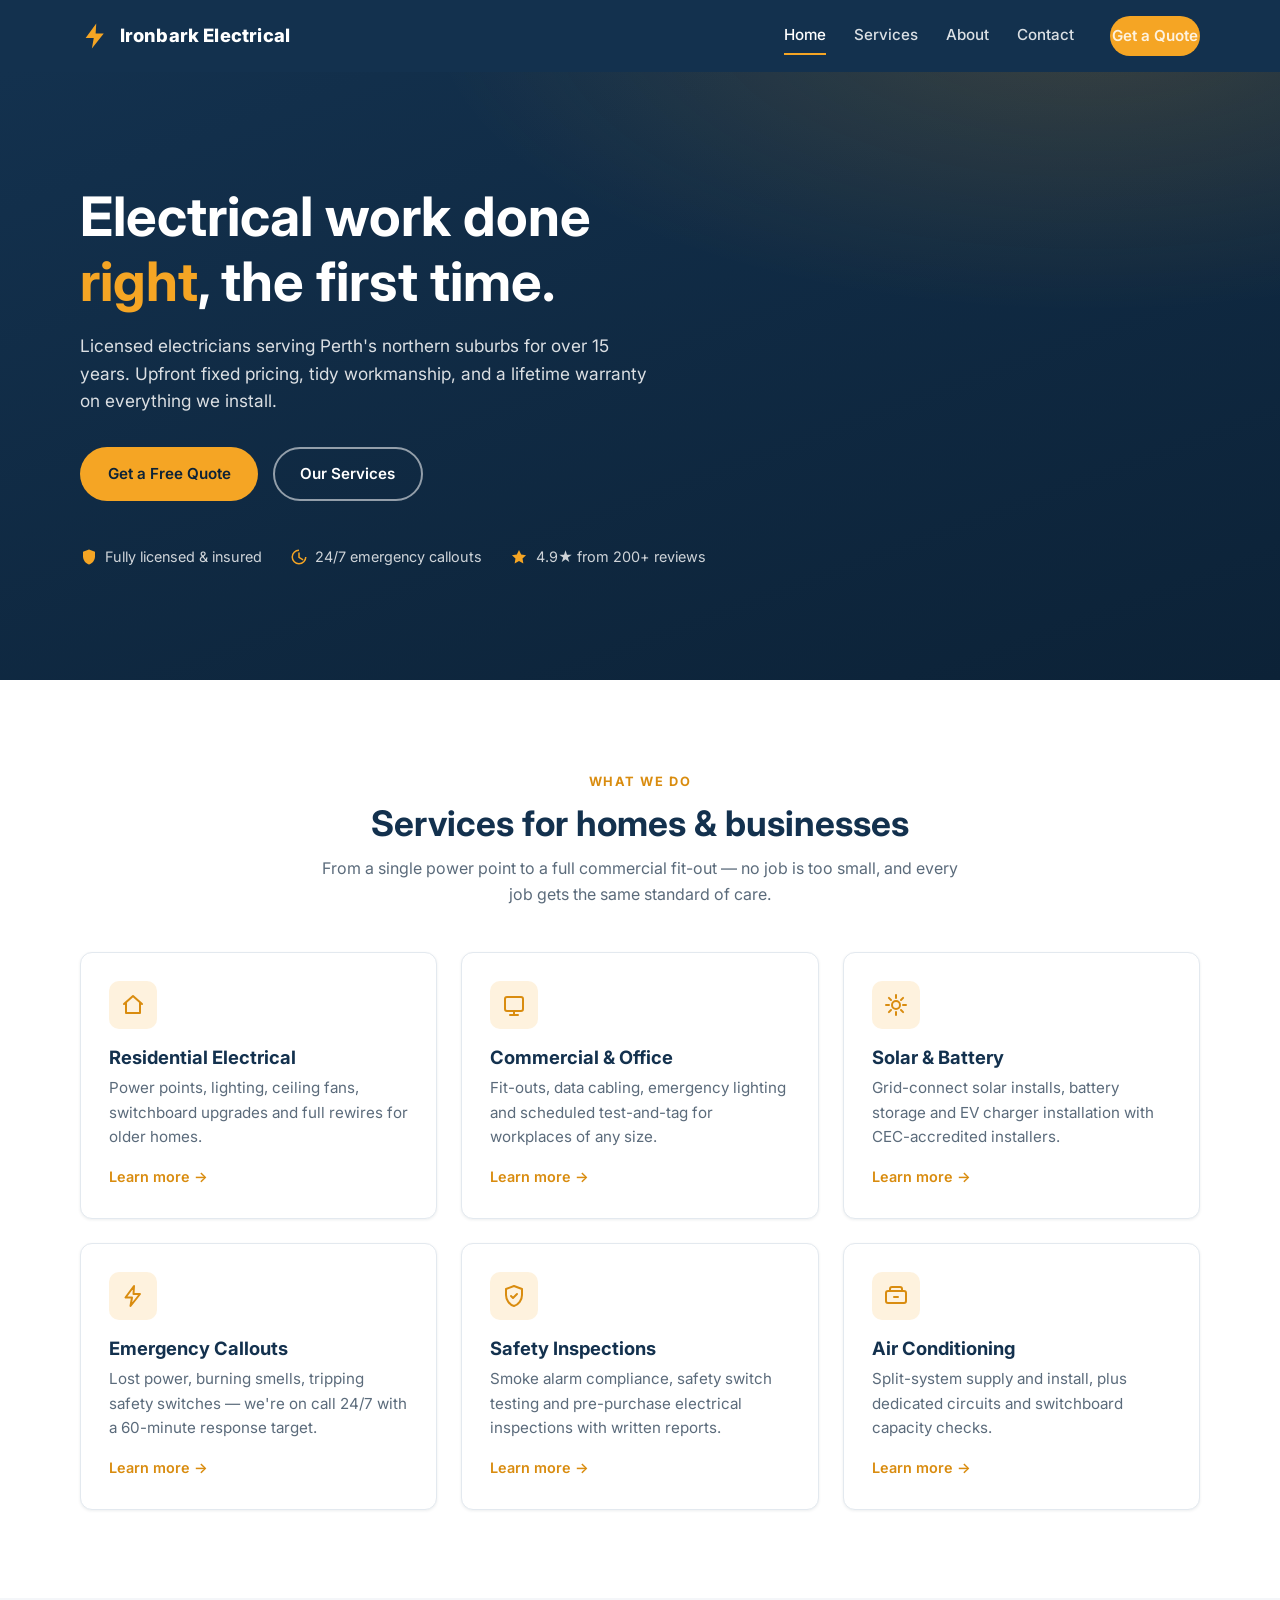
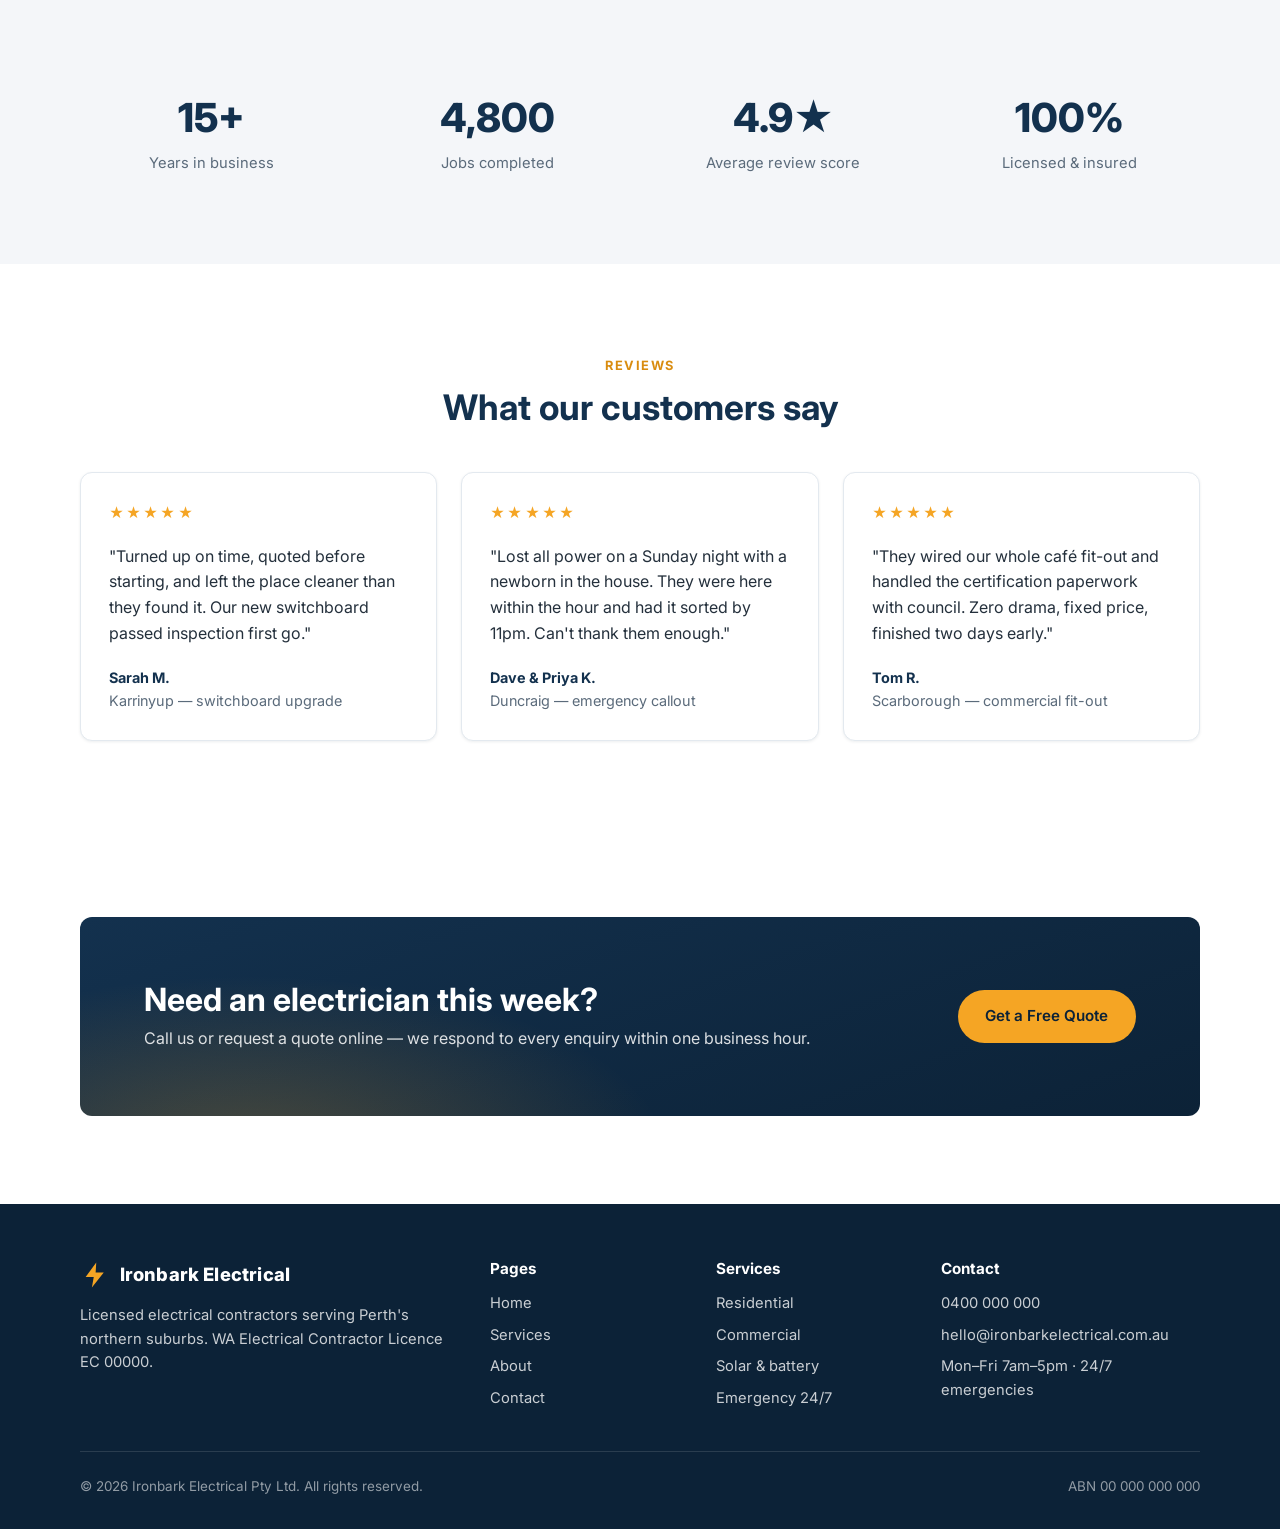
<file: index.html>
<!DOCTYPE html>
<html lang="en-AU">
<head>
  <meta charset="UTF-8" />
  <meta name="viewport" content="width=device-width, initial-scale=1.0" />
  <title>Ironbark Electrical — Licensed Electricians | Perth Northern Suburbs</title>
  <meta name="description" content="Ironbark Electrical provides licensed residential and commercial electrical services across Perth's northern suburbs. Upfront pricing, 24/7 emergency callouts, lifetime workmanship warranty." />

  <!-- Canonical + browser theming + favicon -->
  <link rel="canonical" href="https://www.ironbarkelectrical.com.au/" />
  <meta name="theme-color" content="#13314e" />
  <link rel="icon" href="favicon.svg" type="image/svg+xml" />
  <link rel="apple-touch-icon" href="favicon.svg" />

  <!-- Open Graph / Twitter — controls the preview card when the link is
       shared on Facebook, WhatsApp, iMessage, etc. -->
  <meta property="og:type" content="website" />
  <meta property="og:site_name" content="Ironbark Electrical" />
  <meta property="og:title" content="Ironbark Electrical — Perth Northern Suburbs Electricians" />
  <meta property="og:description" content="Licensed electricians across Perth's northern suburbs. Fixed-price quotes, 24/7 emergency callouts, lifetime workmanship warranty." />
  <meta property="og:url" content="https://www.ironbarkelectrical.com.au/" />
  <meta property="og:image" content="https://www.ironbarkelectrical.com.au/og-image.png" />
  <meta property="og:image:width" content="1200" />
  <meta property="og:image:height" content="630" />
  <meta name="twitter:card" content="summary_large_image" />
  <meta name="twitter:title" content="Ironbark Electrical — Perth Northern Suburbs Electricians" />
  <meta name="twitter:description" content="Licensed electricians across Perth's northern suburbs. Fixed-price quotes, 24/7 emergency callouts, lifetime workmanship warranty." />
  <meta name="twitter:image" content="https://www.ironbarkelectrical.com.au/og-image.png" />

  <!-- LocalBusiness structured data — lets Google surface hours, phone, the
       service area and star rating in search. IMPORTANT before going live
       (see GO-LIVE.md): swap in real details, and only keep aggregateRating
       if the reviews are genuine and shown on the page. -->
  <script type="application/ld+json">
  {
    "@context": "https://schema.org",
    "@type": "Electrician",
    "@id": "https://www.ironbarkelectrical.com.au/#business",
    "name": "Ironbark Electrical",
    "url": "https://www.ironbarkelectrical.com.au/",
    "image": "https://www.ironbarkelectrical.com.au/og-image.png",
    "telephone": "+61400000000",
    "email": "hello@ironbarkelectrical.com.au",
    "priceRange": "$$",
    "address": {
      "@type": "PostalAddress",
      "addressLocality": "Balcatta",
      "addressRegion": "WA",
      "postalCode": "6021",
      "addressCountry": "AU"
    },
    "geo": { "@type": "GeoCoordinates", "latitude": -31.874, "longitude": 115.828 },
    "areaServed": [
      "Balcatta", "Osborne Park", "Stirling", "Karrinyup", "Scarborough",
      "Duncraig", "Joondalup", "Wanneroo", "Hillarys", "Greenwood",
      "Warwick", "Dianella"
    ],
    "openingHoursSpecification": [
      { "@type": "OpeningHoursSpecification", "dayOfWeek": ["Monday","Tuesday","Wednesday","Thursday","Friday"], "opens": "07:00", "closes": "17:00" },
      { "@type": "OpeningHoursSpecification", "dayOfWeek": "Saturday", "opens": "08:00", "closes": "12:00" }
    ],
    "aggregateRating": { "@type": "AggregateRating", "ratingValue": "4.9", "reviewCount": "200" }
  }
  </script>

  <link rel="preconnect" href="https://fonts.googleapis.com" />
  <link rel="preconnect" href="https://fonts.gstatic.com" crossorigin />
  <link href="https://fonts.googleapis.com/css2?family=Inter:wght@400;500;600;700;800&display=swap" rel="stylesheet" />
  <!-- Adds .js to <html> so CSS can hide reveal-animated content
       ONLY when JavaScript is actually running (progressive enhancement) -->
  <script>document.documentElement.classList.add("js");</script>
  <link rel="stylesheet" href="css/styles.css" />
</head>
<body>

  <!-- ============ Header ============ -->
  <header class="site-header">
    <div class="container">
      <a href="index.html" class="logo" aria-label="Ironbark Electrical home">
        <svg viewBox="0 0 24 24" aria-hidden="true"><path class="bolt" d="M13 2 4.5 13.5H11L9.5 22 19 10h-6.5L13 2z"/></svg>
        Ironbark&nbsp;Electrical
      </a>
      <button class="nav-toggle" aria-label="Toggle menu" aria-expanded="false">
        <svg viewBox="0 0 24 24" fill="none" stroke-width="2"><path d="M4 7h16M4 12h16M4 17h16"/></svg>
      </button>
      <nav class="nav-links" aria-label="Main navigation">
        <a href="index.html" class="active">Home</a>
        <a href="services.html">Services</a>
        <a href="about.html">About</a>
        <a href="contact.html">Contact</a>
        <a href="contact.html" class="btn btn-primary nav-cta">Get a Quote</a>
      </nav>
    </div>
  </header>

  <main>
    <!-- ============ Hero ============ -->
    <section class="hero">
      <div class="container">
        <h1>Electrical work done <em>right</em>, the first time.</h1>
        <p>
          Licensed electricians serving Perth's northern suburbs for over 15 years.
          Upfront fixed pricing, tidy workmanship, and a lifetime warranty on
          everything we install.
        </p>
        <div class="hero-actions">
          <a href="contact.html" class="btn btn-primary">Get a Free Quote</a>
          <a href="services.html" class="btn btn-outline">Our Services</a>
        </div>
        <div class="hero-badges">
          <span><svg viewBox="0 0 24 24"><path d="M12 2 4 5v6c0 5 3.4 9.7 8 11 4.6-1.3 8-6 8-11V5l-8-3z"/></svg> Fully licensed &amp; insured</span>
          <span><svg viewBox="0 0 24 24"><path d="M12 2a10 10 0 1 0 10 10h-2a8 8 0 1 1-8-8V2zm1 4v6l5 3-1 1.7-6-3.7V6h2z"/></svg> 24/7 emergency callouts</span>
          <span><svg viewBox="0 0 24 24"><path d="M12 17.3 6.2 20.5l1.1-6.4L2.6 9.5l6.5-.9L12 2.7l2.9 5.9 6.5.9-4.7 4.6 1.1 6.4z"/></svg> 4.9★ from 200+ reviews</span>
        </div>
      </div>
    </section>

    <!-- ============ Services preview ============ -->
    <section class="section">
      <div class="container">
        <div class="section-head center reveal">
          <span class="eyebrow">What we do</span>
          <h2>Services for homes &amp; businesses</h2>
          <p>From a single power point to a full commercial fit-out — no job is too small, and every job gets the same standard of care.</p>
        </div>
        <div class="grid-3">
          <article class="card reveal">
            <div class="icon"><svg viewBox="0 0 24 24"><path d="M3 11 12 3l9 8"/><path d="M5 10v10h14V10"/></svg></div>
            <h3>Residential Electrical</h3>
            <p>Power points, lighting, ceiling fans, switchboard upgrades and full rewires for older homes.</p>
            <a class="card-link" href="services.html">Learn more →</a>
          </article>
          <article class="card reveal">
            <div class="icon"><svg viewBox="0 0 24 24"><rect x="3" y="4" width="18" height="14" rx="2"/><path d="M8 22h8M12 18v4"/></svg></div>
            <h3>Commercial &amp; Office</h3>
            <p>Fit-outs, data cabling, emergency lighting and scheduled test-and-tag for workplaces of any size.</p>
            <a class="card-link" href="services.html">Learn more →</a>
          </article>
          <article class="card reveal">
            <div class="icon"><svg viewBox="0 0 24 24"><circle cx="12" cy="12" r="4"/><path d="M12 2v3M12 19v3M2 12h3M19 12h3M4.9 4.9l2.1 2.1M17 17l2.1 2.1M19.1 4.9 17 7M7 17l-2.1 2.1"/></svg></div>
            <h3>Solar &amp; Battery</h3>
            <p>Grid-connect solar installs, battery storage and EV charger installation with CEC-accredited installers.</p>
            <a class="card-link" href="services.html">Learn more →</a>
          </article>
          <article class="card reveal">
            <div class="icon"><svg viewBox="0 0 24 24"><path d="M13 2 4.5 13.5H11L9.5 22 19 10h-6.5L13 2z"/></svg></div>
            <h3>Emergency Callouts</h3>
            <p>Lost power, burning smells, tripping safety switches — we're on call 24/7 with a 60-minute response target.</p>
            <a class="card-link" href="services.html">Learn more →</a>
          </article>
          <article class="card reveal">
            <div class="icon"><svg viewBox="0 0 24 24"><path d="M12 2 4 5v6c0 5 3.4 9.7 8 11 4.6-1.3 8-6 8-11V5l-8-3z"/><path d="m9 12 2 2 4-4"/></svg></div>
            <h3>Safety Inspections</h3>
            <p>Smoke alarm compliance, safety switch testing and pre-purchase electrical inspections with written reports.</p>
            <a class="card-link" href="services.html">Learn more →</a>
          </article>
          <article class="card reveal">
            <div class="icon"><svg viewBox="0 0 24 24"><rect x="2" y="7" width="20" height="12" rx="2"/><path d="M6 7V5a2 2 0 0 1 2-2h8a2 2 0 0 1 2 2v2M10 13h4"/></svg></div>
            <h3>Air Conditioning</h3>
            <p>Split-system supply and install, plus dedicated circuits and switchboard capacity checks.</p>
            <a class="card-link" href="services.html">Learn more →</a>
          </article>
        </div>
      </div>
    </section>

    <!-- ============ Stats ============ -->
    <section class="section section-alt">
      <div class="container">
        <div class="stats reveal">
          <div class="stat"><strong>15+</strong><span>Years in business</span></div>
          <div class="stat"><strong>4,800</strong><span>Jobs completed</span></div>
          <div class="stat"><strong>4.9★</strong><span>Average review score</span></div>
          <div class="stat"><strong>100%</strong><span>Licensed &amp; insured</span></div>
        </div>
      </div>
    </section>

    <!-- ============ Testimonials ============ -->
    <section class="section">
      <div class="container">
        <div class="section-head center reveal">
          <span class="eyebrow">Reviews</span>
          <h2>What our customers say</h2>
        </div>
        <div class="grid-3">
          <article class="card testimonial reveal">
            <span class="stars" aria-label="5 out of 5 stars">★★★★★</span>
            <blockquote>"Turned up on time, quoted before starting, and left the place cleaner than they found it. Our new switchboard passed inspection first go."</blockquote>
            <footer><strong>Sarah M.</strong> Karrinyup — switchboard upgrade</footer>
          </article>
          <article class="card testimonial reveal">
            <span class="stars" aria-label="5 out of 5 stars">★★★★★</span>
            <blockquote>"Lost all power on a Sunday night with a newborn in the house. They were here within the hour and had it sorted by 11pm. Can't thank them enough."</blockquote>
            <footer><strong>Dave &amp; Priya K.</strong> Duncraig — emergency callout</footer>
          </article>
          <article class="card testimonial reveal">
            <span class="stars" aria-label="5 out of 5 stars">★★★★★</span>
            <blockquote>"They wired our whole café fit-out and handled the certification paperwork with council. Zero drama, fixed price, finished two days early."</blockquote>
            <footer><strong>Tom R.</strong> Scarborough — commercial fit-out</footer>
          </article>
        </div>
      </div>
    </section>

    <!-- ============ CTA band ============ -->
    <section class="section">
      <div class="container">
        <div class="cta-band reveal">
          <div>
            <h2>Need an electrician this week?</h2>
            <p>Call us or request a quote online — we respond to every enquiry within one business hour.</p>
          </div>
          <a href="contact.html" class="btn btn-primary">Get a Free Quote</a>
        </div>
      </div>
    </section>
  </main>

  <!-- ============ Footer ============ -->
  <footer class="site-footer">
    <div class="container">
      <div class="footer-grid">
        <div>
          <a href="index.html" class="logo" aria-label="Ironbark Electrical home">
            <svg viewBox="0 0 24 24" aria-hidden="true"><path class="bolt" d="M13 2 4.5 13.5H11L9.5 22 19 10h-6.5L13 2z"/></svg>
            Ironbark&nbsp;Electrical
          </a>
          <p>Licensed electrical contractors serving Perth's northern suburbs. WA Electrical Contractor Licence EC 00000.</p>
        </div>
        <div>
          <h4>Pages</h4>
          <ul>
            <li><a href="index.html">Home</a></li>
            <li><a href="services.html">Services</a></li>
            <li><a href="about.html">About</a></li>
            <li><a href="contact.html">Contact</a></li>
          </ul>
        </div>
        <div>
          <h4>Services</h4>
          <ul>
            <li><a href="services.html">Residential</a></li>
            <li><a href="services.html">Commercial</a></li>
            <li><a href="services.html">Solar &amp; battery</a></li>
            <li><a href="services.html">Emergency 24/7</a></li>
          </ul>
        </div>
        <div>
          <h4>Contact</h4>
          <ul>
            <li><a href="tel:0400000000">0400 000 000</a></li>
            <li><a href="mailto:hello@ironbarkelectrical.com.au">hello@ironbarkelectrical.com.au</a></li>
            <li>Mon–Fri 7am–5pm · 24/7 emergencies</li>
          </ul>
        </div>
      </div>
      <div class="footer-bottom">
        <span>© <span id="year"></span> Ironbark Electrical Pty Ltd. All rights reserved.</span>
        <span>ABN 00 000 000 000</span>
      </div>
    </div>
  </footer>

  <!-- Sticky mobile call bar — hidden on desktop, pinned to the bottom on
       phones so "Call now" is always one thumb-tap away. -->
  <div class="callbar" aria-label="Quick contact">
    <a class="callbar__call" href="tel:0400000000">
      <svg viewBox="0 0 24 24" aria-hidden="true"><path d="M6.6 10.8c1.4 2.8 3.8 5.2 6.6 6.6l2.2-2.2c.3-.3.7-.4 1-.2 1.1.4 2.3.6 3.6.6.6 0 1 .4 1 1V20c0 .6-.4 1-1 1C10.4 21 3 13.6 3 4c0-.6.4-1 1-1h3.5c.6 0 1 .4 1 1 0 1.2.2 2.4.6 3.6.1.4 0 .7-.2 1l-2.3 2.2z"/></svg>
      Call now
    </a>
    <a class="callbar__quote" href="contact.html">
      <svg viewBox="0 0 24 24" aria-hidden="true"><path d="M4 4h16v12H6l-2 3V4z"/><path d="M8 9h8M8 12.5h5"/></svg>
      Get a quote
    </a>
  </div>

  <script src="js/main.js"></script>
</body>
</html>
</file>
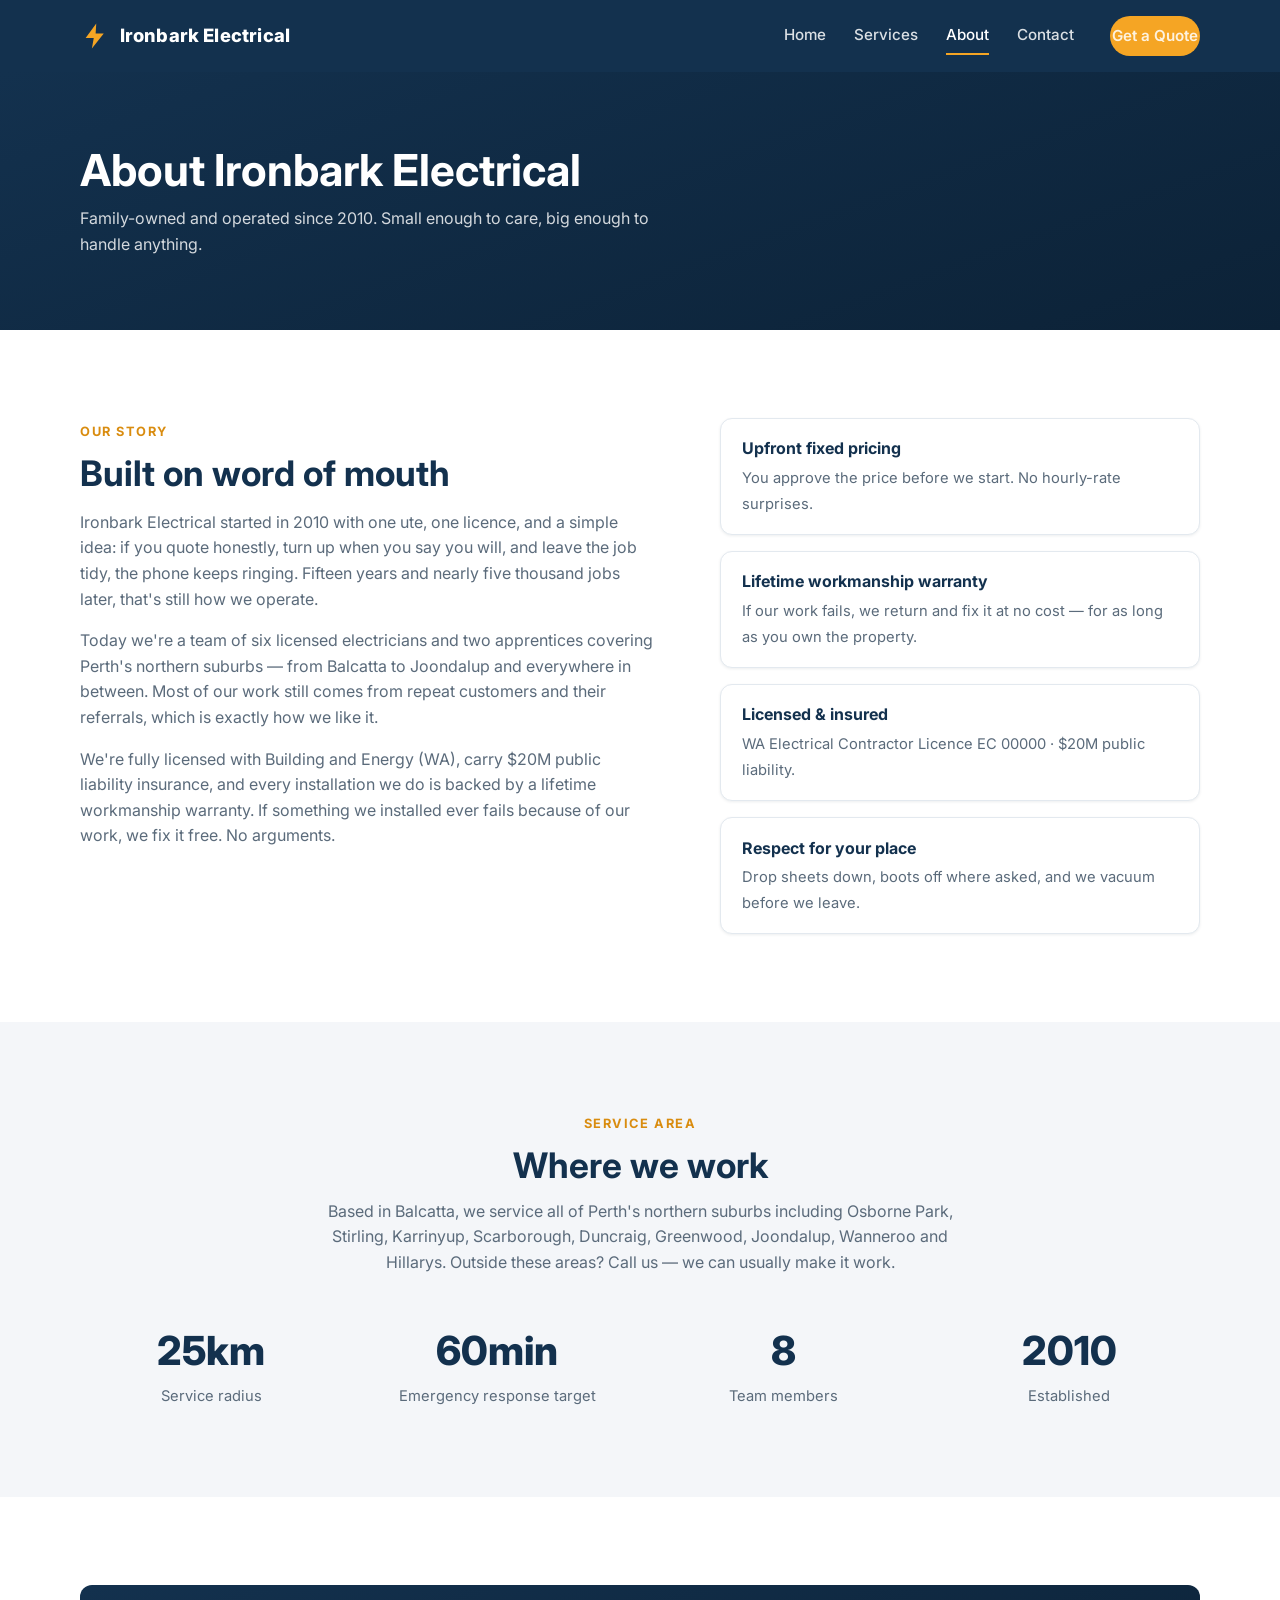
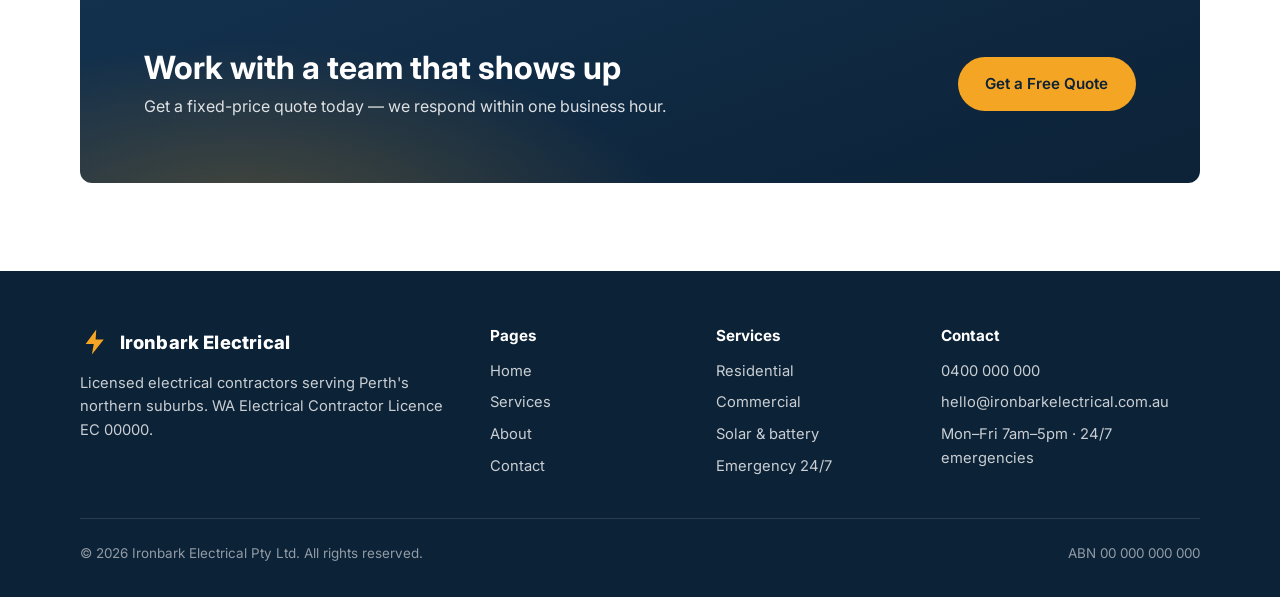
<file: about.html>
<!DOCTYPE html>
<html lang="en-AU">
<head>
  <meta charset="UTF-8" />
  <meta name="viewport" content="width=device-width, initial-scale=1.0" />
  <title>About Us — Ironbark Electrical | Perth Northern Suburbs Electricians</title>
  <meta name="description" content="Family-owned and operated since 2010, Ironbark Electrical is a team of licensed electricians serving Perth's northern suburbs with honest pricing and quality workmanship." />

  <!-- Canonical + browser theming + favicon -->
  <link rel="canonical" href="https://www.ironbarkelectrical.com.au/about.html" />
  <meta name="theme-color" content="#13314e" />
  <link rel="icon" href="favicon.svg" type="image/svg+xml" />
  <link rel="apple-touch-icon" href="favicon.svg" />

  <!-- Open Graph / Twitter -->
  <meta property="og:type" content="website" />
  <meta property="og:site_name" content="Ironbark Electrical" />
  <meta property="og:title" content="About Ironbark Electrical" />
  <meta property="og:description" content="Family-owned licensed electricians serving Perth's northern suburbs since 2010 — honest pricing, tidy work, lifetime workmanship warranty." />
  <meta property="og:url" content="https://www.ironbarkelectrical.com.au/about.html" />
  <meta property="og:image" content="https://www.ironbarkelectrical.com.au/og-image.png" />
  <meta property="og:image:width" content="1200" />
  <meta property="og:image:height" content="630" />
  <meta name="twitter:card" content="summary_large_image" />
  <meta name="twitter:title" content="About Ironbark Electrical" />
  <meta name="twitter:description" content="Family-owned licensed electricians serving Perth's northern suburbs since 2010 — honest pricing, tidy work, lifetime workmanship warranty." />
  <meta name="twitter:image" content="https://www.ironbarkelectrical.com.au/og-image.png" />

  <link rel="preconnect" href="https://fonts.googleapis.com" />
  <link rel="preconnect" href="https://fonts.gstatic.com" crossorigin />
  <link href="https://fonts.googleapis.com/css2?family=Inter:wght@400;500;600;700;800&display=swap" rel="stylesheet" />
  <script>document.documentElement.classList.add("js");</script>
  <link rel="stylesheet" href="css/styles.css" />
</head>
<body>

  <header class="site-header">
    <div class="container">
      <a href="index.html" class="logo" aria-label="Ironbark Electrical home">
        <svg viewBox="0 0 24 24" aria-hidden="true"><path class="bolt" d="M13 2 4.5 13.5H11L9.5 22 19 10h-6.5L13 2z"/></svg>
        Ironbark&nbsp;Electrical
      </a>
      <button class="nav-toggle" aria-label="Toggle menu" aria-expanded="false">
        <svg viewBox="0 0 24 24" fill="none" stroke-width="2"><path d="M4 7h16M4 12h16M4 17h16"/></svg>
      </button>
      <nav class="nav-links" aria-label="Main navigation">
        <a href="index.html">Home</a>
        <a href="services.html">Services</a>
        <a href="about.html" class="active">About</a>
        <a href="contact.html">Contact</a>
        <a href="contact.html" class="btn btn-primary nav-cta">Get a Quote</a>
      </nav>
    </div>
  </header>

  <main>
    <section class="page-hero">
      <div class="container">
        <h1>About Ironbark Electrical</h1>
        <p>Family-owned and operated since 2010. Small enough to care, big enough to handle anything.</p>
      </div>
    </section>

    <section class="section">
      <div class="container">
        <div class="about-grid">
          <div class="prose reveal">
            <span class="eyebrow">Our story</span>
            <h2 style="font-size: var(--fs-h2); margin-bottom: 1rem;">Built on word of mouth</h2>
            <p>
              Ironbark Electrical started in 2010 with one ute, one licence, and a
              simple idea: if you quote honestly, turn up when you say you will,
              and leave the job tidy, the phone keeps ringing. Fifteen years and
              nearly five thousand jobs later, that's still how we operate.
            </p>
            <p>
              Today we're a team of six licensed electricians and two apprentices
              covering Perth's northern suburbs — from Balcatta to Joondalup and
              everywhere in between. Most of our work still comes from repeat
              customers and their referrals, which is exactly how we like it.
            </p>
            <p>
              We're fully licensed with Building and Energy (WA), carry $20M
              public liability insurance, and every installation we do is backed
              by a lifetime workmanship warranty. If something we installed ever
              fails because of our work, we fix it free. No arguments.
            </p>
          </div>
          <ul class="values-list reveal">
            <li>
              <strong>Upfront fixed pricing</strong>
              <span>You approve the price before we start. No hourly-rate surprises.</span>
            </li>
            <li>
              <strong>Lifetime workmanship warranty</strong>
              <span>If our work fails, we return and fix it at no cost — for as long as you own the property.</span>
            </li>
            <li>
              <strong>Licensed &amp; insured</strong>
              <span>WA Electrical Contractor Licence EC 00000 · $20M public liability.</span>
            </li>
            <li>
              <strong>Respect for your place</strong>
              <span>Drop sheets down, boots off where asked, and we vacuum before we leave.</span>
            </li>
          </ul>
        </div>
      </div>
    </section>

    <section class="section section-alt">
      <div class="container">
        <div class="section-head center reveal">
          <span class="eyebrow">Service area</span>
          <h2>Where we work</h2>
          <p>Based in Balcatta, we service all of Perth's northern suburbs including Osborne Park, Stirling, Karrinyup, Scarborough, Duncraig, Greenwood, Joondalup, Wanneroo and Hillarys. Outside these areas? Call us — we can usually make it work.</p>
        </div>
        <div class="stats reveal">
          <div class="stat"><strong>25km</strong><span>Service radius</span></div>
          <div class="stat"><strong>60min</strong><span>Emergency response target</span></div>
          <div class="stat"><strong>8</strong><span>Team members</span></div>
          <div class="stat"><strong>2010</strong><span>Established</span></div>
        </div>
      </div>
    </section>

    <section class="section">
      <div class="container">
        <div class="cta-band reveal">
          <div>
            <h2>Work with a team that shows up</h2>
            <p>Get a fixed-price quote today — we respond within one business hour.</p>
          </div>
          <a href="contact.html" class="btn btn-primary">Get a Free Quote</a>
        </div>
      </div>
    </section>
  </main>

  <footer class="site-footer">
    <div class="container">
      <div class="footer-grid">
        <div>
          <a href="index.html" class="logo" aria-label="Ironbark Electrical home">
            <svg viewBox="0 0 24 24" aria-hidden="true"><path class="bolt" d="M13 2 4.5 13.5H11L9.5 22 19 10h-6.5L13 2z"/></svg>
            Ironbark&nbsp;Electrical
          </a>
          <p>Licensed electrical contractors serving Perth's northern suburbs. WA Electrical Contractor Licence EC 00000.</p>
        </div>
        <div>
          <h4>Pages</h4>
          <ul>
            <li><a href="index.html">Home</a></li>
            <li><a href="services.html">Services</a></li>
            <li><a href="about.html">About</a></li>
            <li><a href="contact.html">Contact</a></li>
          </ul>
        </div>
        <div>
          <h4>Services</h4>
          <ul>
            <li><a href="services.html">Residential</a></li>
            <li><a href="services.html">Commercial</a></li>
            <li><a href="services.html">Solar &amp; battery</a></li>
            <li><a href="services.html">Emergency 24/7</a></li>
          </ul>
        </div>
        <div>
          <h4>Contact</h4>
          <ul>
            <li><a href="tel:0400000000">0400 000 000</a></li>
            <li><a href="mailto:hello@ironbarkelectrical.com.au">hello@ironbarkelectrical.com.au</a></li>
            <li>Mon–Fri 7am–5pm · 24/7 emergencies</li>
          </ul>
        </div>
      </div>
      <div class="footer-bottom">
        <span>© <span id="year"></span> Ironbark Electrical Pty Ltd. All rights reserved.</span>
        <span>ABN 00 000 000 000</span>
      </div>
    </div>
  </footer>

  <!-- Sticky mobile call bar — hidden on desktop, pinned to the bottom on
       phones so "Call now" is always one thumb-tap away. -->
  <div class="callbar" aria-label="Quick contact">
    <a class="callbar__call" href="tel:0400000000">
      <svg viewBox="0 0 24 24" aria-hidden="true"><path d="M6.6 10.8c1.4 2.8 3.8 5.2 6.6 6.6l2.2-2.2c.3-.3.7-.4 1-.2 1.1.4 2.3.6 3.6.6.6 0 1 .4 1 1V20c0 .6-.4 1-1 1C10.4 21 3 13.6 3 4c0-.6.4-1 1-1h3.5c.6 0 1 .4 1 1 0 1.2.2 2.4.6 3.6.1.4 0 .7-.2 1l-2.3 2.2z"/></svg>
      Call now
    </a>
    <a class="callbar__quote" href="contact.html">
      <svg viewBox="0 0 24 24" aria-hidden="true"><path d="M4 4h16v12H6l-2 3V4z"/><path d="M8 9h8M8 12.5h5"/></svg>
      Get a quote
    </a>
  </div>

  <script src="js/main.js"></script>
</body>
</html>
</file>
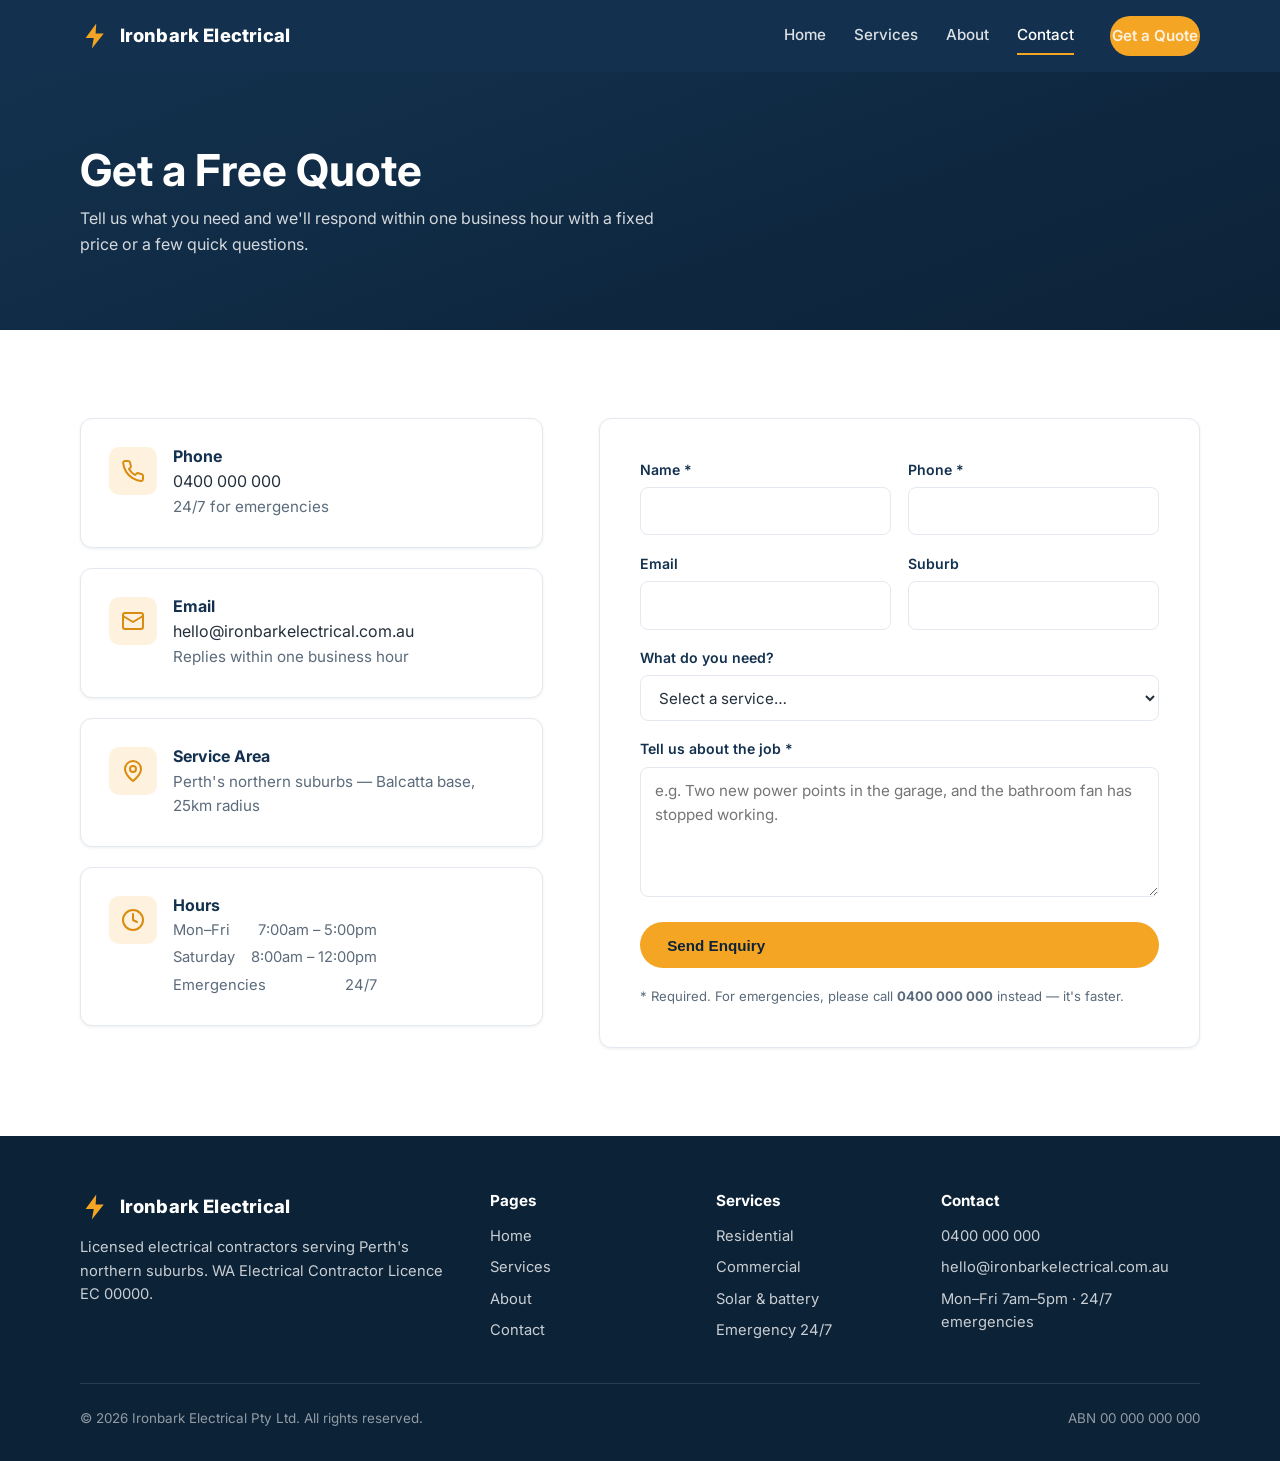
<file: contact.html>
<!DOCTYPE html>
<html lang="en-AU">
<head>
  <meta charset="UTF-8" />
  <meta name="viewport" content="width=device-width, initial-scale=1.0" />
  <title>Contact &amp; Quotes — Ironbark Electrical | Perth Northern Suburbs</title>
  <meta name="description" content="Request a free fixed-price quote from Ironbark Electrical. Call 0400 000 000 or send an enquiry — we respond within one business hour." />

  <!-- Canonical + browser theming + favicon -->
  <link rel="canonical" href="https://www.ironbarkelectrical.com.au/contact.html" />
  <meta name="theme-color" content="#13314e" />
  <link rel="icon" href="favicon.svg" type="image/svg+xml" />
  <link rel="apple-touch-icon" href="favicon.svg" />

  <!-- Open Graph / Twitter -->
  <meta property="og:type" content="website" />
  <meta property="og:site_name" content="Ironbark Electrical" />
  <meta property="og:title" content="Contact Ironbark Electrical" />
  <meta property="og:description" content="Request a free fixed-price quote, or call 0400 000 000. Licensed electricians across Perth's northern suburbs — we reply within one business hour." />
  <meta property="og:url" content="https://www.ironbarkelectrical.com.au/contact.html" />
  <meta property="og:image" content="https://www.ironbarkelectrical.com.au/og-image.png" />
  <meta property="og:image:width" content="1200" />
  <meta property="og:image:height" content="630" />
  <meta name="twitter:card" content="summary_large_image" />
  <meta name="twitter:title" content="Contact Ironbark Electrical" />
  <meta name="twitter:description" content="Request a free fixed-price quote, or call 0400 000 000. Licensed electricians across Perth's northern suburbs — we reply within one business hour." />
  <meta name="twitter:image" content="https://www.ironbarkelectrical.com.au/og-image.png" />

  <link rel="preconnect" href="https://fonts.googleapis.com" />
  <link rel="preconnect" href="https://fonts.gstatic.com" crossorigin />
  <link href="https://fonts.googleapis.com/css2?family=Inter:wght@400;500;600;700;800&display=swap" rel="stylesheet" />
  <script>document.documentElement.classList.add("js");</script>
  <link rel="stylesheet" href="css/styles.css" />
</head>
<body>

  <header class="site-header">
    <div class="container">
      <a href="index.html" class="logo" aria-label="Ironbark Electrical home">
        <svg viewBox="0 0 24 24" aria-hidden="true"><path class="bolt" d="M13 2 4.5 13.5H11L9.5 22 19 10h-6.5L13 2z"/></svg>
        Ironbark&nbsp;Electrical
      </a>
      <button class="nav-toggle" aria-label="Toggle menu" aria-expanded="false">
        <svg viewBox="0 0 24 24" fill="none" stroke-width="2"><path d="M4 7h16M4 12h16M4 17h16"/></svg>
      </button>
      <nav class="nav-links" aria-label="Main navigation">
        <a href="index.html">Home</a>
        <a href="services.html">Services</a>
        <a href="about.html">About</a>
        <a href="contact.html" class="active">Contact</a>
        <a href="contact.html" class="btn btn-primary nav-cta">Get a Quote</a>
      </nav>
    </div>
  </header>

  <main>
    <section class="page-hero">
      <div class="container">
        <h1>Get a Free Quote</h1>
        <p>Tell us what you need and we'll respond within one business hour with a fixed price or a few quick questions.</p>
      </div>
    </section>

    <section class="section">
      <div class="container">
        <div class="contact-grid">

          <div class="contact-info reveal">
            <div class="card">
              <div class="icon"><svg viewBox="0 0 24 24"><path d="M22 16.9v3a2 2 0 0 1-2.2 2 19.8 19.8 0 0 1-8.6-3 19.5 19.5 0 0 1-6-6 19.8 19.8 0 0 1-3-8.7A2 2 0 0 1 4.1 2h3a2 2 0 0 1 2 1.7c.1 1 .4 2 .7 2.8a2 2 0 0 1-.4 2.1L8 10a16 16 0 0 0 6 6l1.4-1.3a2 2 0 0 1 2.1-.5c.9.3 1.9.6 2.8.7a2 2 0 0 1 1.7 2z"/></svg></div>
              <div>
                <h3>Phone</h3>
                <a href="tel:0400000000">0400 000 000</a>
                <p class="form-note">24/7 for emergencies</p>
              </div>
            </div>
            <div class="card">
              <div class="icon"><svg viewBox="0 0 24 24"><rect x="2" y="4" width="20" height="16" rx="2"/><path d="m2 7 10 6 10-6"/></svg></div>
              <div>
                <h3>Email</h3>
                <a href="mailto:hello@ironbarkelectrical.com.au">hello@ironbarkelectrical.com.au</a>
                <p class="form-note">Replies within one business hour</p>
              </div>
            </div>
            <div class="card">
              <div class="icon"><svg viewBox="0 0 24 24"><path d="M20 10c0 6-8 12-8 12S4 16 4 10a8 8 0 1 1 16 0z"/><circle cx="12" cy="10" r="3"/></svg></div>
              <div>
                <h3>Service Area</h3>
                <p style="color: var(--c-muted); font-size: 0.95rem;">Perth's northern suburbs — Balcatta base, 25km radius</p>
              </div>
            </div>
            <div class="card">
              <div class="icon"><svg viewBox="0 0 24 24"><circle cx="12" cy="12" r="10"/><path d="M12 6v6l4 2"/></svg></div>
              <div>
                <h3>Hours</h3>
                <div class="hours">
                  <div><span>Mon–Fri</span><span>7:00am – 5:00pm</span></div>
                  <div><span>Saturday</span><span>8:00am – 12:00pm</span></div>
                  <div><span>Emergencies</span><span>24/7</span></div>
                </div>
              </div>
            </div>
          </div>

          <form class="contact-form reveal" id="quote-form" action="https://formspree.io/f/YOUR_FORM_ID" method="POST" novalidate>
            <!-- Honeypot: bots fill this hidden field, humans never see it.
                 Formspree silently drops any submission that includes it. -->
            <input type="text" name="_gotcha" tabindex="-1" autocomplete="off" aria-hidden="true" style="position:absolute;left:-9999px" />
            <input type="hidden" name="_subject" value="New website enquiry — Ironbark Electrical" />
            <div class="form-row">
              <div class="field">
                <label for="name">Name *</label>
                <input type="text" id="name" name="name" required autocomplete="name" />
              </div>
              <div class="field">
                <label for="phone">Phone *</label>
                <input type="tel" id="phone" name="phone" required autocomplete="tel" />
              </div>
            </div>
            <div class="form-row">
              <div class="field">
                <label for="email">Email</label>
                <input type="email" id="email" name="email" autocomplete="email" />
              </div>
              <div class="field">
                <label for="suburb">Suburb</label>
                <input type="text" id="suburb" name="suburb" autocomplete="address-level2" />
              </div>
            </div>
            <div class="field">
              <label for="service">What do you need?</label>
              <select id="service" name="service">
                <option value="">Select a service…</option>
                <option>Residential electrical</option>
                <option>Commercial / office</option>
                <option>Solar, battery or EV charging</option>
                <option>Emergency — I need help now</option>
                <option>Safety inspection / compliance</option>
                <option>Air conditioning</option>
                <option>Something else</option>
              </select>
            </div>
            <div class="field">
              <label for="message">Tell us about the job *</label>
              <textarea id="message" name="message" required placeholder="e.g. Two new power points in the garage, and the bathroom fan has stopped working."></textarea>
            </div>
            <div class="form-success" id="form-success" role="status">
              Thanks! Your enquiry has been sent. We'll be in touch within one business hour.
            </div>
            <div class="form-error" id="form-error" role="alert">
              Sorry — that didn't send. Please call <a href="tel:0400000000"><strong>0400 000 000</strong></a> or email <a href="mailto:hello@ironbarkelectrical.com.au">hello@ironbarkelectrical.com.au</a>.
            </div>
            <button type="submit" class="btn btn-primary">Send Enquiry</button>
            <p class="form-note">* Required. For emergencies, please call <a href="tel:0400000000"><strong>0400 000 000</strong></a> instead — it's faster.</p>
          </form>

        </div>
      </div>
    </section>
  </main>

  <footer class="site-footer">
    <div class="container">
      <div class="footer-grid">
        <div>
          <a href="index.html" class="logo" aria-label="Ironbark Electrical home">
            <svg viewBox="0 0 24 24" aria-hidden="true"><path class="bolt" d="M13 2 4.5 13.5H11L9.5 22 19 10h-6.5L13 2z"/></svg>
            Ironbark&nbsp;Electrical
          </a>
          <p>Licensed electrical contractors serving Perth's northern suburbs. WA Electrical Contractor Licence EC 00000.</p>
        </div>
        <div>
          <h4>Pages</h4>
          <ul>
            <li><a href="index.html">Home</a></li>
            <li><a href="services.html">Services</a></li>
            <li><a href="about.html">About</a></li>
            <li><a href="contact.html">Contact</a></li>
          </ul>
        </div>
        <div>
          <h4>Services</h4>
          <ul>
            <li><a href="services.html">Residential</a></li>
            <li><a href="services.html">Commercial</a></li>
            <li><a href="services.html">Solar &amp; battery</a></li>
            <li><a href="services.html">Emergency 24/7</a></li>
          </ul>
        </div>
        <div>
          <h4>Contact</h4>
          <ul>
            <li><a href="tel:0400000000">0400 000 000</a></li>
            <li><a href="mailto:hello@ironbarkelectrical.com.au">hello@ironbarkelectrical.com.au</a></li>
            <li>Mon–Fri 7am–5pm · 24/7 emergencies</li>
          </ul>
        </div>
      </div>
      <div class="footer-bottom">
        <span>© <span id="year"></span> Ironbark Electrical Pty Ltd. All rights reserved.</span>
        <span>ABN 00 000 000 000</span>
      </div>
    </div>
  </footer>

  <!-- Sticky mobile call bar — hidden on desktop, pinned to the bottom on
       phones so "Call now" is always one thumb-tap away. -->
  <div class="callbar" aria-label="Quick contact">
    <a class="callbar__call" href="tel:0400000000">
      <svg viewBox="0 0 24 24" aria-hidden="true"><path d="M6.6 10.8c1.4 2.8 3.8 5.2 6.6 6.6l2.2-2.2c.3-.3.7-.4 1-.2 1.1.4 2.3.6 3.6.6.6 0 1 .4 1 1V20c0 .6-.4 1-1 1C10.4 21 3 13.6 3 4c0-.6.4-1 1-1h3.5c.6 0 1 .4 1 1 0 1.2.2 2.4.6 3.6.1.4 0 .7-.2 1l-2.3 2.2z"/></svg>
      Call now
    </a>
    <a class="callbar__quote" href="#quote-form">
      <svg viewBox="0 0 24 24" aria-hidden="true"><path d="M4 4h16v12H6l-2 3V4z"/><path d="M8 9h8M8 12.5h5"/></svg>
      Get a quote
    </a>
  </div>

  <script src="js/main.js"></script>
</body>
</html>
</file>
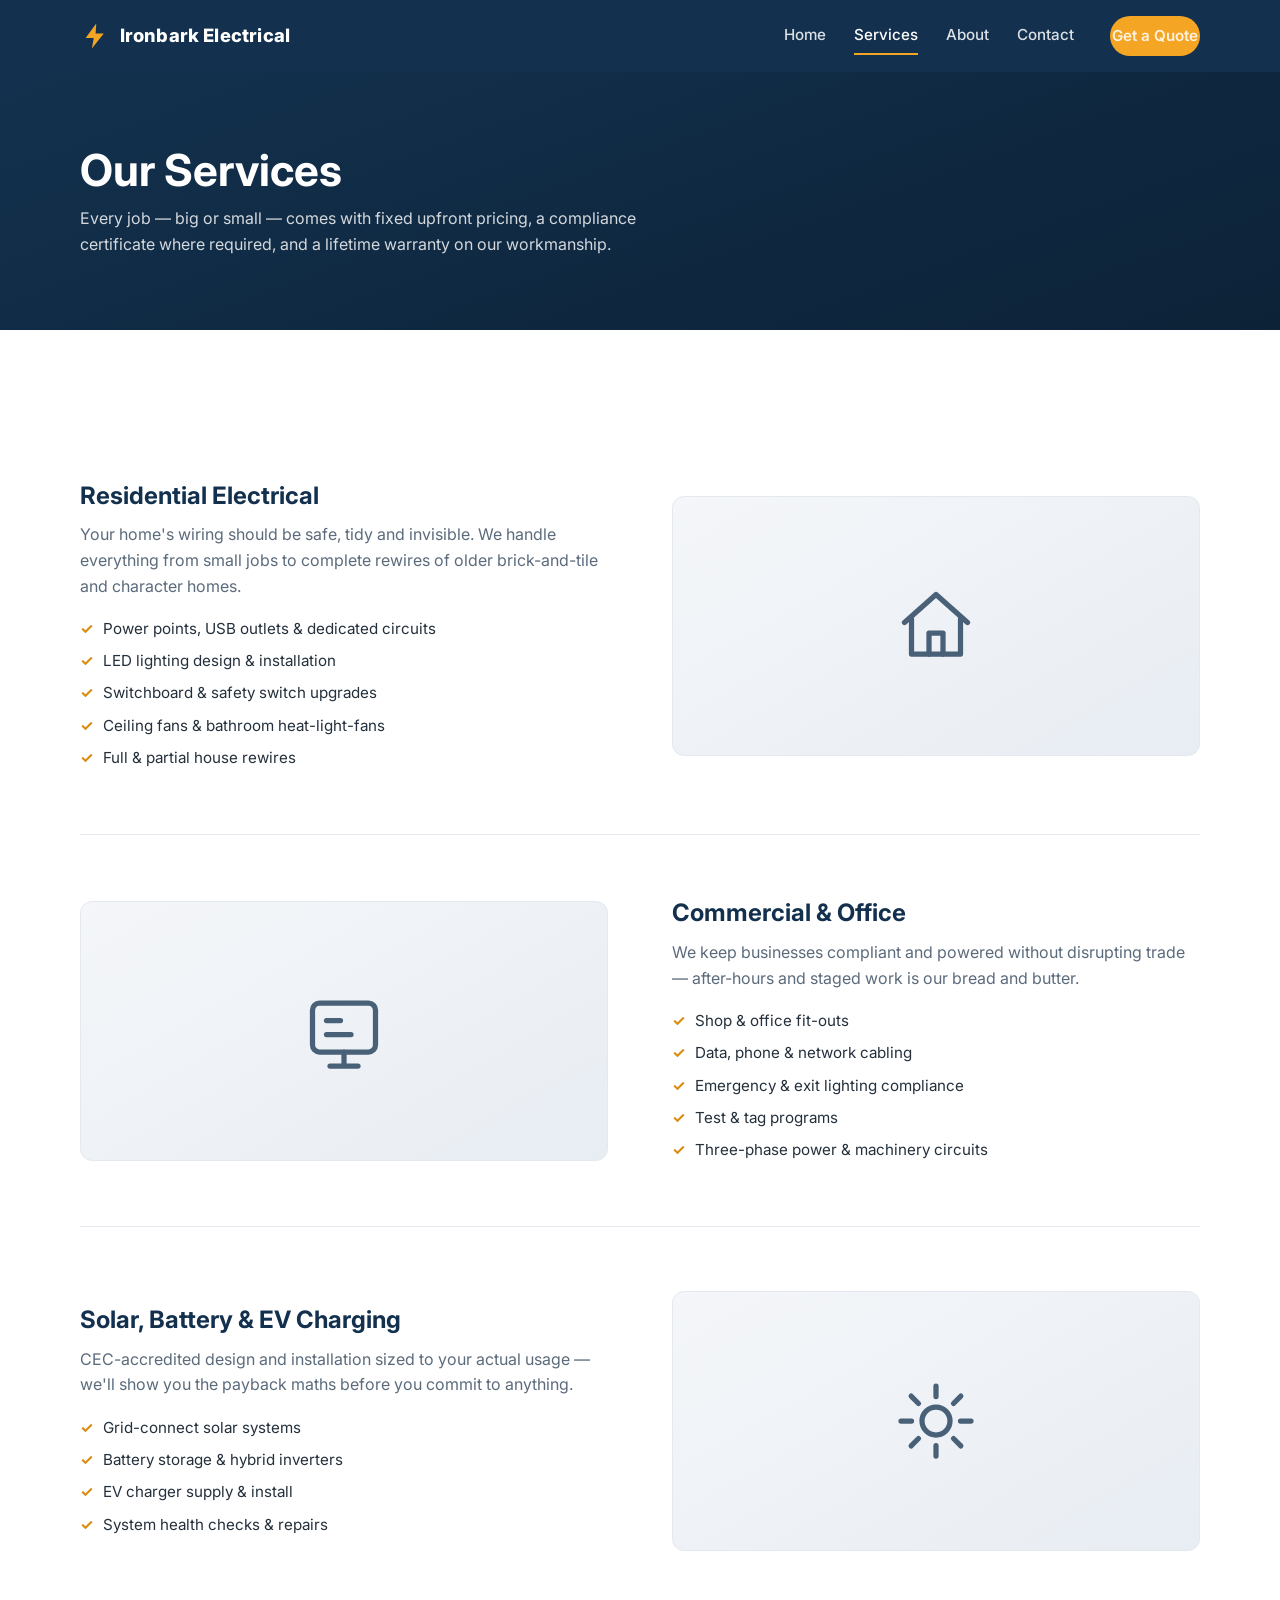
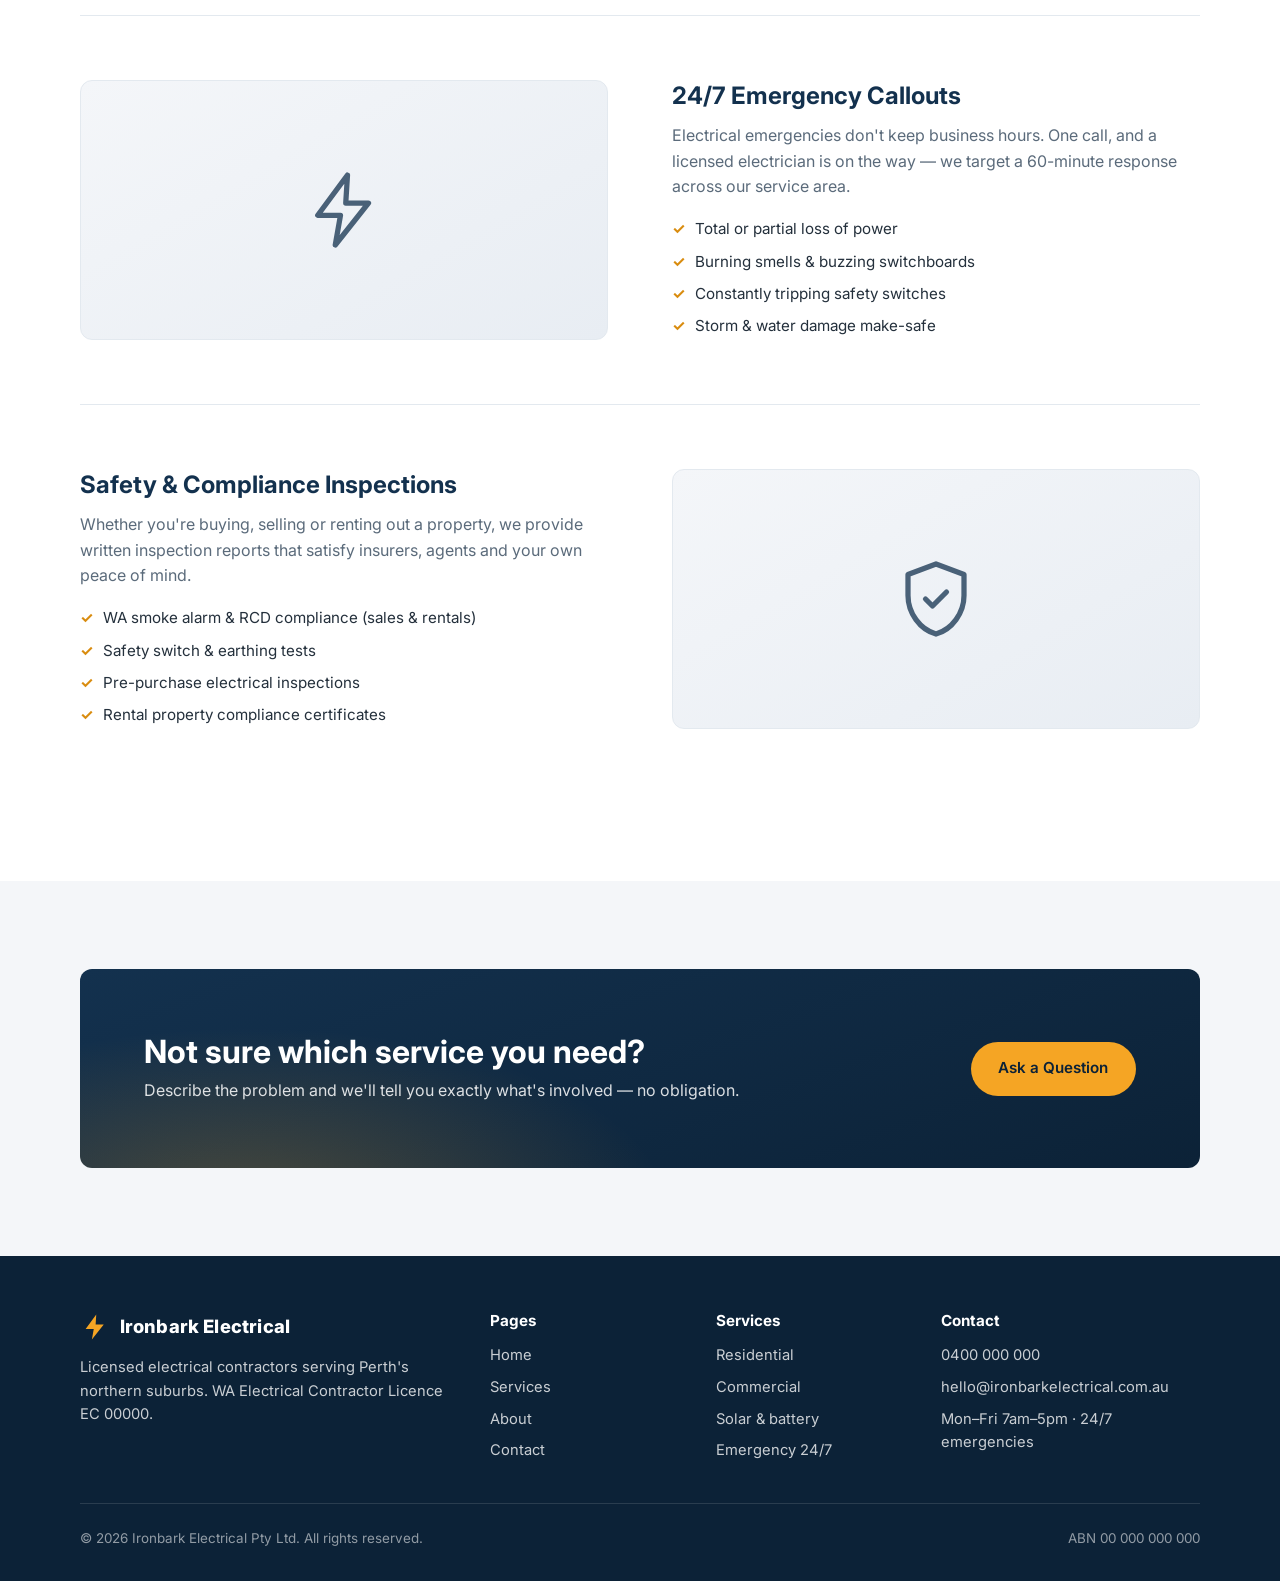
<file: services.html>
<!DOCTYPE html>
<html lang="en-AU">
<head>
  <meta charset="UTF-8" />
  <meta name="viewport" content="width=device-width, initial-scale=1.0" />
  <title>Services — Ironbark Electrical | Perth Northern Suburbs Electricians</title>
  <meta name="description" content="Residential, commercial, solar and emergency electrical services across Perth's northern suburbs. Fixed upfront pricing and a lifetime workmanship warranty." />

  <!-- Canonical + browser theming + favicon -->
  <link rel="canonical" href="https://www.ironbarkelectrical.com.au/services.html" />
  <meta name="theme-color" content="#13314e" />
  <link rel="icon" href="favicon.svg" type="image/svg+xml" />
  <link rel="apple-touch-icon" href="favicon.svg" />

  <!-- Open Graph / Twitter -->
  <meta property="og:type" content="website" />
  <meta property="og:site_name" content="Ironbark Electrical" />
  <meta property="og:title" content="Services — Ironbark Electrical" />
  <meta property="og:description" content="Residential, commercial, solar and emergency electrical services across Perth's northern suburbs." />
  <meta property="og:url" content="https://www.ironbarkelectrical.com.au/services.html" />
  <meta property="og:image" content="https://www.ironbarkelectrical.com.au/og-image.png" />
  <meta property="og:image:width" content="1200" />
  <meta property="og:image:height" content="630" />
  <meta name="twitter:card" content="summary_large_image" />
  <meta name="twitter:title" content="Services — Ironbark Electrical" />
  <meta name="twitter:description" content="Residential, commercial, solar and emergency electrical services across Perth's northern suburbs." />
  <meta name="twitter:image" content="https://www.ironbarkelectrical.com.au/og-image.png" />

  <link rel="preconnect" href="https://fonts.googleapis.com" />
  <link rel="preconnect" href="https://fonts.gstatic.com" crossorigin />
  <link href="https://fonts.googleapis.com/css2?family=Inter:wght@400;500;600;700;800&display=swap" rel="stylesheet" />
  <script>document.documentElement.classList.add("js");</script>
  <link rel="stylesheet" href="css/styles.css" />
</head>
<body>

  <header class="site-header">
    <div class="container">
      <a href="index.html" class="logo" aria-label="Ironbark Electrical home">
        <svg viewBox="0 0 24 24" aria-hidden="true"><path class="bolt" d="M13 2 4.5 13.5H11L9.5 22 19 10h-6.5L13 2z"/></svg>
        Ironbark&nbsp;Electrical
      </a>
      <button class="nav-toggle" aria-label="Toggle menu" aria-expanded="false">
        <svg viewBox="0 0 24 24" fill="none" stroke-width="2"><path d="M4 7h16M4 12h16M4 17h16"/></svg>
      </button>
      <nav class="nav-links" aria-label="Main navigation">
        <a href="index.html">Home</a>
        <a href="services.html" class="active">Services</a>
        <a href="about.html">About</a>
        <a href="contact.html">Contact</a>
        <a href="contact.html" class="btn btn-primary nav-cta">Get a Quote</a>
      </nav>
    </div>
  </header>

  <main>
    <section class="page-hero">
      <div class="container">
        <h1>Our Services</h1>
        <p>Every job — big or small — comes with fixed upfront pricing, a compliance certificate where required, and a lifetime warranty on our workmanship.</p>
      </div>
    </section>

    <section class="section">
      <div class="container">

        <div class="service-row reveal">
          <div>
            <h3>Residential Electrical</h3>
            <p>Your home's wiring should be safe, tidy and invisible. We handle everything from small jobs to complete rewires of older brick-and-tile and character homes.</p>
            <ul>
              <li>Power points, USB outlets &amp; dedicated circuits</li>
              <li>LED lighting design &amp; installation</li>
              <li>Switchboard &amp; safety switch upgrades</li>
              <li>Ceiling fans &amp; bathroom heat-light-fans</li>
              <li>Full &amp; partial house rewires</li>
            </ul>
          </div>
          <div class="service-figure" aria-hidden="true">
            <svg viewBox="0 0 24 24"><path d="M3 11 12 3l9 8"/><path d="M5 10v10h14V10"/><path d="M10 20v-6h4v6"/></svg>
          </div>
        </div>

        <div class="service-row reveal">
          <div>
            <h3>Commercial &amp; Office</h3>
            <p>We keep businesses compliant and powered without disrupting trade — after-hours and staged work is our bread and butter.</p>
            <ul>
              <li>Shop &amp; office fit-outs</li>
              <li>Data, phone &amp; network cabling</li>
              <li>Emergency &amp; exit lighting compliance</li>
              <li>Test &amp; tag programs</li>
              <li>Three-phase power &amp; machinery circuits</li>
            </ul>
          </div>
          <div class="service-figure" aria-hidden="true">
            <svg viewBox="0 0 24 24"><rect x="3" y="4" width="18" height="14" rx="2"/><path d="M8 22h8M12 18v4M7 9h4M7 13h7"/></svg>
          </div>
        </div>

        <div class="service-row reveal">
          <div>
            <h3>Solar, Battery &amp; EV Charging</h3>
            <p>CEC-accredited design and installation sized to your actual usage — we'll show you the payback maths before you commit to anything.</p>
            <ul>
              <li>Grid-connect solar systems</li>
              <li>Battery storage &amp; hybrid inverters</li>
              <li>EV charger supply &amp; install</li>
              <li>System health checks &amp; repairs</li>
            </ul>
          </div>
          <div class="service-figure" aria-hidden="true">
            <svg viewBox="0 0 24 24"><circle cx="12" cy="12" r="4"/><path d="M12 2v3M12 19v3M2 12h3M19 12h3M4.9 4.9l2.1 2.1M17 17l2.1 2.1M19.1 4.9 17 7M7 17l-2.1 2.1"/></svg>
          </div>
        </div>

        <div class="service-row reveal">
          <div>
            <h3>24/7 Emergency Callouts</h3>
            <p>Electrical emergencies don't keep business hours. One call, and a licensed electrician is on the way — we target a 60-minute response across our service area.</p>
            <ul>
              <li>Total or partial loss of power</li>
              <li>Burning smells &amp; buzzing switchboards</li>
              <li>Constantly tripping safety switches</li>
              <li>Storm &amp; water damage make-safe</li>
            </ul>
          </div>
          <div class="service-figure" aria-hidden="true">
            <svg viewBox="0 0 24 24"><path d="M13 2 4.5 13.5H11L9.5 22 19 10h-6.5L13 2z"/></svg>
          </div>
        </div>

        <div class="service-row reveal">
          <div>
            <h3>Safety &amp; Compliance Inspections</h3>
            <p>Whether you're buying, selling or renting out a property, we provide written inspection reports that satisfy insurers, agents and your own peace of mind.</p>
            <ul>
              <li>WA smoke alarm &amp; RCD compliance (sales &amp; rentals)</li>
              <li>Safety switch &amp; earthing tests</li>
              <li>Pre-purchase electrical inspections</li>
              <li>Rental property compliance certificates</li>
            </ul>
          </div>
          <div class="service-figure" aria-hidden="true">
            <svg viewBox="0 0 24 24"><path d="M12 2 4 5v6c0 5 3.4 9.7 8 11 4.6-1.3 8-6 8-11V5l-8-3z"/><path d="m9 12 2 2 4-4"/></svg>
          </div>
        </div>

      </div>
    </section>

    <section class="section section-alt">
      <div class="container">
        <div class="cta-band reveal">
          <div>
            <h2>Not sure which service you need?</h2>
            <p>Describe the problem and we'll tell you exactly what's involved — no obligation.</p>
          </div>
          <a href="contact.html" class="btn btn-primary">Ask a Question</a>
        </div>
      </div>
    </section>
  </main>

  <footer class="site-footer">
    <div class="container">
      <div class="footer-grid">
        <div>
          <a href="index.html" class="logo" aria-label="Ironbark Electrical home">
            <svg viewBox="0 0 24 24" aria-hidden="true"><path class="bolt" d="M13 2 4.5 13.5H11L9.5 22 19 10h-6.5L13 2z"/></svg>
            Ironbark&nbsp;Electrical
          </a>
          <p>Licensed electrical contractors serving Perth's northern suburbs. WA Electrical Contractor Licence EC 00000.</p>
        </div>
        <div>
          <h4>Pages</h4>
          <ul>
            <li><a href="index.html">Home</a></li>
            <li><a href="services.html">Services</a></li>
            <li><a href="about.html">About</a></li>
            <li><a href="contact.html">Contact</a></li>
          </ul>
        </div>
        <div>
          <h4>Services</h4>
          <ul>
            <li><a href="services.html">Residential</a></li>
            <li><a href="services.html">Commercial</a></li>
            <li><a href="services.html">Solar &amp; battery</a></li>
            <li><a href="services.html">Emergency 24/7</a></li>
          </ul>
        </div>
        <div>
          <h4>Contact</h4>
          <ul>
            <li><a href="tel:0400000000">0400 000 000</a></li>
            <li><a href="mailto:hello@ironbarkelectrical.com.au">hello@ironbarkelectrical.com.au</a></li>
            <li>Mon–Fri 7am–5pm · 24/7 emergencies</li>
          </ul>
        </div>
      </div>
      <div class="footer-bottom">
        <span>© <span id="year"></span> Ironbark Electrical Pty Ltd. All rights reserved.</span>
        <span>ABN 00 000 000 000</span>
      </div>
    </div>
  </footer>

  <!-- Sticky mobile call bar — hidden on desktop, pinned to the bottom on
       phones so "Call now" is always one thumb-tap away. -->
  <div class="callbar" aria-label="Quick contact">
    <a class="callbar__call" href="tel:0400000000">
      <svg viewBox="0 0 24 24" aria-hidden="true"><path d="M6.6 10.8c1.4 2.8 3.8 5.2 6.6 6.6l2.2-2.2c.3-.3.7-.4 1-.2 1.1.4 2.3.6 3.6.6.6 0 1 .4 1 1V20c0 .6-.4 1-1 1C10.4 21 3 13.6 3 4c0-.6.4-1 1-1h3.5c.6 0 1 .4 1 1 0 1.2.2 2.4.6 3.6.1.4 0 .7-.2 1l-2.3 2.2z"/></svg>
      Call now
    </a>
    <a class="callbar__quote" href="contact.html">
      <svg viewBox="0 0 24 24" aria-hidden="true"><path d="M4 4h16v12H6l-2 3V4z"/><path d="M8 9h8M8 12.5h5"/></svg>
      Get a quote
    </a>
  </div>

  <script src="js/main.js"></script>
</body>
</html>
</file>
<file: css/styles.css>
/* ============================================================
   Ironbark Electrical — business site template
   ------------------------------------------------------------
   Rebranding: almost everything visual is controlled by the
   custom properties in :root below. Change the colours + fonts
   here and the whole site follows.
   ============================================================ */

/* ---------- 1. Design tokens ---------- */
:root {
  /* Brand colours */
  --c-brand: #13314e;        /* deep navy — headers, footer, headings */
  --c-brand-dark: #0c2237;   /* darker navy — footer, hover states */
  --c-accent: #f5a524;       /* amber — buttons, highlights */
  --c-accent-dark: #d98c0f;  /* amber hover */

  /* Neutrals */
  --c-bg: #ffffff;
  --c-bg-alt: #f4f6f9;       /* alternating section background */
  --c-surface: #ffffff;      /* cards */
  --c-text: #24303c;
  --c-muted: #5b6b7b;
  --c-line: #e3e9ef;

  /* Type */
  --font-body: "Inter", system-ui, -apple-system, "Segoe UI", sans-serif;
  --fs-hero: clamp(2.1rem, 5vw, 3.4rem);
  --fs-h2: clamp(1.6rem, 3.2vw, 2.2rem);
  --fs-h3: 1.15rem;

  /* Layout */
  --container: 1120px;
  --radius: 12px;
  --shadow-sm: 0 1px 3px rgba(15, 33, 51, 0.08);
  --shadow-md: 0 8px 24px rgba(15, 33, 51, 0.12);
  --header-h: 72px;
}

/* ---------- 2. Reset / base ---------- */
*,
*::before,
*::after {
  box-sizing: border-box;
  margin: 0;
  padding: 0;
}

html {
  scroll-behavior: smooth;
}

body {
  font-family: var(--font-body);
  color: var(--c-text);
  background: var(--c-bg);
  line-height: 1.6;
  -webkit-font-smoothing: antialiased;
}

img,
svg {
  display: block;
  max-width: 100%;
}

a {
  color: inherit;
  text-decoration: none;
}

ul {
  list-style: none;
}

h1,
h2,
h3,
h4 {
  color: var(--c-brand);
  line-height: 1.2;
  font-weight: 700;
}

.container {
  width: min(var(--container), 100% - 2.5rem);
  margin-inline: auto;
}

/* ---------- 3. Buttons ---------- */
.btn {
  display: inline-flex;
  align-items: center;
  gap: 0.5rem;
  padding: 0.8rem 1.6rem;
  border-radius: 999px;
  font-weight: 600;
  font-size: 0.95rem;
  border: 2px solid transparent;
  cursor: pointer;
  transition: background 0.2s, color 0.2s, border-color 0.2s, transform 0.15s;
}

.btn:active {
  transform: scale(0.97);
}

.btn-primary {
  background: var(--c-accent);
  color: var(--c-brand-dark);
}

.btn-primary:hover {
  background: var(--c-accent-dark);
}

.btn-outline {
  border-color: rgba(255, 255, 255, 0.55);
  color: #fff;
}

.btn-outline:hover {
  border-color: #fff;
  background: rgba(255, 255, 255, 0.1);
}

.btn-outline-dark {
  border-color: var(--c-brand);
  color: var(--c-brand);
}

.btn-outline-dark:hover {
  background: var(--c-brand);
  color: #fff;
}

/* ---------- 4. Header / nav ---------- */
.site-header {
  position: sticky;
  top: 0;
  z-index: 50;
  height: var(--header-h);
  background: var(--c-brand);
  color: #fff;
}

.site-header .container {
  height: 100%;
  display: flex;
  align-items: center;
  justify-content: space-between;
  gap: 1rem;
}

.logo {
  display: flex;
  align-items: center;
  gap: 0.6rem;
  font-weight: 800;
  font-size: 1.15rem;
  letter-spacing: 0.01em;
  color: #fff;
}

.logo svg {
  width: 30px;
  height: 30px;
}

.logo .bolt {
  fill: var(--c-accent);
}

.nav-links {
  display: flex;
  align-items: center;
  gap: 1.75rem;
  font-size: 0.95rem;
  font-weight: 500;
}

.nav-links a {
  color: rgba(255, 255, 255, 0.85);
  padding: 0.35rem 0;
  border-bottom: 2px solid transparent;
  transition: color 0.2s, border-color 0.2s;
}

.nav-links a:hover {
  color: #fff;
}

.nav-links a.active {
  color: #fff;
  border-bottom-color: var(--c-accent);
}

.nav-cta {
  margin-left: 0.5rem;
}

.nav-toggle {
  display: none;
  background: none;
  border: none;
  cursor: pointer;
  padding: 0.4rem;
}

.nav-toggle svg {
  width: 26px;
  height: 26px;
  stroke: #fff;
}

/* ---------- 5. Hero ---------- */
.hero {
  background:
    radial-gradient(1100px 500px at 85% -10%, rgba(245, 165, 36, 0.18), transparent 60%),
    linear-gradient(160deg, var(--c-brand) 0%, var(--c-brand-dark) 100%);
  color: #fff;
  padding: clamp(4rem, 9vw, 7rem) 0;
}

.hero h1 {
  color: #fff;
  font-size: var(--fs-hero);
  max-width: 17ch;
  margin-bottom: 1.1rem;
}

.hero h1 em {
  font-style: normal;
  color: var(--c-accent);
}

.hero p {
  max-width: 52ch;
  color: rgba(255, 255, 255, 0.85);
  font-size: 1.08rem;
  margin-bottom: 2rem;
}

.hero-actions {
  display: flex;
  flex-wrap: wrap;
  gap: 0.9rem;
  margin-bottom: 2.75rem;
}

.hero-badges {
  display: flex;
  flex-wrap: wrap;
  gap: 1.75rem;
  font-size: 0.9rem;
  color: rgba(255, 255, 255, 0.8);
}

.hero-badges span {
  display: inline-flex;
  align-items: center;
  gap: 0.45rem;
}

.hero-badges svg {
  width: 18px;
  height: 18px;
  fill: var(--c-accent);
}

/* Slim page-header variant used on inner pages */
.page-hero {
  background: linear-gradient(160deg, var(--c-brand) 0%, var(--c-brand-dark) 100%);
  color: #fff;
  padding: clamp(2.75rem, 6vw, 4.5rem) 0;
}

.page-hero h1 {
  color: #fff;
  font-size: clamp(1.9rem, 4vw, 2.75rem);
  margin-bottom: 0.6rem;
}

.page-hero p {
  color: rgba(255, 255, 255, 0.82);
  max-width: 60ch;
}

/* ---------- 6. Sections ---------- */
.section {
  padding: clamp(3.5rem, 7vw, 5.5rem) 0;
}

.section-alt {
  background: var(--c-bg-alt);
}

.section-head {
  max-width: 640px;
  margin-bottom: 2.75rem;
}

.section-head.center {
  margin-inline: auto;
  text-align: center;
}

.eyebrow {
  display: inline-block;
  font-size: 0.8rem;
  font-weight: 700;
  letter-spacing: 0.12em;
  text-transform: uppercase;
  color: var(--c-accent-dark);
  margin-bottom: 0.6rem;
}

.section-head h2 {
  font-size: var(--fs-h2);
  margin-bottom: 0.75rem;
}

.section-head p {
  color: var(--c-muted);
}

/* ---------- 7. Cards / grids ---------- */
.grid-3 {
  display: grid;
  grid-template-columns: repeat(3, 1fr);
  gap: 1.5rem;
}

.grid-2 {
  display: grid;
  grid-template-columns: repeat(2, 1fr);
  gap: 1.5rem;
}

.card {
  background: var(--c-surface);
  border: 1px solid var(--c-line);
  border-radius: var(--radius);
  padding: 1.75rem;
  box-shadow: var(--shadow-sm);
  transition: transform 0.2s, box-shadow 0.2s;
}

.card:hover {
  transform: translateY(-4px);
  box-shadow: var(--shadow-md);
}

.card .icon {
  width: 48px;
  height: 48px;
  border-radius: 10px;
  background: rgba(245, 165, 36, 0.15);
  display: grid;
  place-items: center;
  margin-bottom: 1.1rem;
}

.card .icon svg {
  width: 24px;
  height: 24px;
  stroke: var(--c-accent-dark);
  fill: none;
  stroke-width: 2;
  stroke-linecap: round;
  stroke-linejoin: round;
}

.card h3 {
  font-size: var(--fs-h3);
  margin-bottom: 0.5rem;
}

.card p {
  color: var(--c-muted);
  font-size: 0.95rem;
}

.card-link {
  display: inline-block;
  margin-top: 1rem;
  font-weight: 600;
  font-size: 0.9rem;
  color: var(--c-accent-dark);
}

.card-link:hover {
  text-decoration: underline;
}

/* ---------- 8. Stats band ---------- */
.stats {
  display: grid;
  grid-template-columns: repeat(4, 1fr);
  gap: 1.5rem;
  text-align: center;
}

.stat strong {
  display: block;
  font-size: clamp(1.8rem, 3.5vw, 2.5rem);
  color: var(--c-brand);
  font-weight: 800;
}

.stat span {
  color: var(--c-muted);
  font-size: 0.92rem;
}

/* ---------- 9. Testimonials ---------- */
.testimonial {
  display: flex;
  flex-direction: column;
  gap: 1.25rem;
}

.testimonial blockquote {
  color: var(--c-text);
  font-size: 1rem;
}

.testimonial .stars {
  color: var(--c-accent);
  letter-spacing: 0.15em;
  font-size: 0.9rem;
}

.testimonial footer {
  margin-top: auto;
  font-size: 0.9rem;
  color: var(--c-muted);
}

.testimonial footer strong {
  display: block;
  color: var(--c-brand);
}

/* ---------- 10. CTA band ---------- */
.cta-band {
  background:
    radial-gradient(700px 300px at 15% 120%, rgba(245, 165, 36, 0.25), transparent 60%),
    linear-gradient(160deg, var(--c-brand) 0%, var(--c-brand-dark) 100%);
  color: #fff;
  border-radius: var(--radius);
  padding: clamp(2.5rem, 5vw, 4rem);
  display: flex;
  align-items: center;
  justify-content: space-between;
  gap: 2rem;
  flex-wrap: wrap;
}

.cta-band h2 {
  color: #fff;
  font-size: clamp(1.5rem, 3vw, 2rem);
  margin-bottom: 0.4rem;
}

.cta-band p {
  color: rgba(255, 255, 255, 0.85);
}

/* ---------- 11. Service detail rows (services page) ---------- */
.service-row {
  display: grid;
  grid-template-columns: 1fr 1fr;
  gap: clamp(2rem, 5vw, 4rem);
  align-items: center;
  padding: clamp(2.5rem, 5vw, 4rem) 0;
  border-bottom: 1px solid var(--c-line);
}

.service-row:last-child {
  border-bottom: none;
}

.service-row h3 {
  font-size: 1.5rem;
  margin-bottom: 0.75rem;
}

.service-row p {
  color: var(--c-muted);
  margin-bottom: 1.1rem;
}

.service-row ul {
  display: grid;
  gap: 0.5rem;
}

.service-row li {
  display: flex;
  gap: 0.6rem;
  align-items: baseline;
  font-size: 0.95rem;
}

.service-row li::before {
  content: "✓";
  color: var(--c-accent-dark);
  font-weight: 700;
}

.service-figure {
  background: linear-gradient(150deg, var(--c-bg-alt), #e8edf3);
  border: 1px solid var(--c-line);
  border-radius: var(--radius);
  min-height: 260px;
  display: grid;
  place-items: center;
}

.service-figure svg {
  width: 84px;
  height: 84px;
  stroke: var(--c-brand);
  fill: none;
  stroke-width: 1.5;
  stroke-linecap: round;
  stroke-linejoin: round;
  opacity: 0.75;
}

.service-row:nth-child(even) .service-figure {
  order: -1;
}

/* ---------- 12. About page ---------- */
.about-grid {
  display: grid;
  grid-template-columns: 1.2fr 1fr;
  gap: clamp(2rem, 5vw, 4rem);
  align-items: start;
}

.about-grid .prose p {
  color: var(--c-muted);
  margin-bottom: 1rem;
}

.values-list {
  display: grid;
  gap: 1rem;
}

.values-list li {
  background: var(--c-surface);
  border: 1px solid var(--c-line);
  border-radius: var(--radius);
  padding: 1.1rem 1.3rem;
  box-shadow: var(--shadow-sm);
}

.values-list strong {
  color: var(--c-brand);
  display: block;
  margin-bottom: 0.2rem;
}

.values-list span {
  color: var(--c-muted);
  font-size: 0.92rem;
}

/* ---------- 13. Contact page ---------- */
.contact-grid {
  display: grid;
  grid-template-columns: 1fr 1.3fr;
  gap: clamp(2rem, 5vw, 3.5rem);
  align-items: start;
}

.contact-info {
  display: grid;
  gap: 1.25rem;
}

.contact-info .card {
  display: flex;
  gap: 1rem;
  align-items: flex-start;
}

.contact-info .card:hover {
  transform: none;
  box-shadow: var(--shadow-sm);
}

.contact-info .icon {
  flex-shrink: 0;
  margin-bottom: 0;
}

.contact-info h3 {
  font-size: 1rem;
  margin-bottom: 0.2rem;
}

.contact-info a:hover {
  text-decoration: underline;
}

.hours {
  font-size: 0.92rem;
  color: var(--c-muted);
  display: grid;
  gap: 0.25rem;
}

.hours div {
  display: flex;
  justify-content: space-between;
  gap: 1rem;
}

/* Form */
.contact-form {
  background: var(--c-surface);
  border: 1px solid var(--c-line);
  border-radius: var(--radius);
  padding: clamp(1.5rem, 4vw, 2.5rem);
  box-shadow: var(--shadow-sm);
  display: grid;
  gap: 1.1rem;
}

.form-row {
  display: grid;
  grid-template-columns: 1fr 1fr;
  gap: 1.1rem;
}

.field label {
  display: block;
  font-size: 0.88rem;
  font-weight: 600;
  color: var(--c-brand);
  margin-bottom: 0.35rem;
}

.field input,
.field select,
.field textarea {
  width: 100%;
  font: inherit;
  font-size: 0.95rem;
  padding: 0.7rem 0.9rem;
  border: 1px solid var(--c-line);
  border-radius: 8px;
  background: var(--c-bg);
  color: var(--c-text);
  transition: border-color 0.2s, box-shadow 0.2s;
}

.field input:focus,
.field select:focus,
.field textarea:focus {
  outline: none;
  border-color: var(--c-accent);
  box-shadow: 0 0 0 3px rgba(245, 165, 36, 0.2);
}

.field textarea {
  resize: vertical;
  min-height: 130px;
}

.form-note {
  font-size: 0.82rem;
  color: var(--c-muted);
}

.form-success {
  display: none;
  background: #e8f6ec;
  border: 1px solid #bfe3c8;
  color: #1e6b34;
  border-radius: 8px;
  padding: 0.9rem 1.1rem;
  font-size: 0.95rem;
}

.form-success.show {
  display: block;
}

/* ---------- 14. Footer ---------- */
.site-footer {
  background: var(--c-brand-dark);
  color: rgba(255, 255, 255, 0.78);
  padding: 3.5rem 0 2rem;
  font-size: 0.92rem;
}

.footer-grid {
  display: grid;
  grid-template-columns: 2fr 1fr 1fr 1.4fr;
  gap: 2.5rem;
  margin-bottom: 2.5rem;
}

.site-footer .logo {
  margin-bottom: 0.9rem;
}

.site-footer h4 {
  color: #fff;
  font-size: 0.95rem;
  margin-bottom: 0.9rem;
}

.site-footer ul {
  display: grid;
  gap: 0.5rem;
}

.site-footer a:hover {
  color: #fff;
  text-decoration: underline;
}

.footer-bottom {
  border-top: 1px solid rgba(255, 255, 255, 0.12);
  padding-top: 1.5rem;
  display: flex;
  justify-content: space-between;
  flex-wrap: wrap;
  gap: 0.5rem;
  font-size: 0.84rem;
  color: rgba(255, 255, 255, 0.55);
}

/* ---------- 15. Scroll-reveal animation ----------
   Elements are only hidden when <html> has the .js class (added by a
   tiny inline script in each page's <head>). With JS disabled the
   class is never added, so all content stays visible. */
.js .reveal {
  opacity: 0;
  transform: translateY(18px);
  transition: opacity 0.55s ease, transform 0.55s ease;
}

.js .reveal.visible {
  opacity: 1;
  transform: none;
}

@media (prefers-reduced-motion: reduce) {
  .js .reveal {
    opacity: 1;
    transform: none;
    transition: none;
  }

  html {
    scroll-behavior: auto;
  }
}

/* ---------- 16. Responsive ---------- */
@media (max-width: 900px) {
  .grid-3 {
    grid-template-columns: repeat(2, 1fr);
  }

  .stats {
    grid-template-columns: repeat(2, 1fr);
    row-gap: 2rem;
  }

  .footer-grid {
    grid-template-columns: 1fr 1fr;
  }

  .about-grid,
  .contact-grid {
    grid-template-columns: 1fr;
  }
}

@media (max-width: 760px) {
  .nav-toggle {
    display: block;
  }

  .nav-links {
    position: absolute;
    top: var(--header-h);
    left: 0;
    right: 0;
    background: var(--c-brand-dark);
    flex-direction: column;
    align-items: stretch;
    gap: 0;
    padding: 0.5rem 1.25rem 1.25rem;
    display: none;
    box-shadow: var(--shadow-md);
  }

  .nav-links.open {
    display: flex;
  }

  .nav-links a {
    padding: 0.85rem 0;
    border-bottom: 1px solid rgba(255, 255, 255, 0.08);
  }

  .nav-links a.active {
    border-bottom-color: rgba(255, 255, 255, 0.08);
    color: var(--c-accent);
  }

  .nav-cta {
    margin: 0.9rem 0 0;
    justify-content: center;
  }

  .grid-3,
  .grid-2,
  .form-row,
  .service-row {
    grid-template-columns: 1fr;
  }

  .service-row:nth-child(even) .service-figure {
    order: 0;
  }

  .footer-grid {
    grid-template-columns: 1fr;
    gap: 1.75rem;
  }
}

/* ---------- 17. Sticky mobile call bar ----------
   Hidden on desktop; on phones it pins a Call / Get-a-quote pair to the
   bottom of the screen. Trade leads are overwhelmingly one-thumb mobile
   searches, so a permanent tap-to-call is the single biggest conversion
   lever. The body gets bottom padding on mobile so the bar never covers
   the footer. */
.callbar {
  position: fixed;
  bottom: 0;
  left: 0;
  right: 0;
  z-index: 60;
  display: none;
  grid-template-columns: 1fr 1fr;
  gap: 1px;
  background: var(--c-line);
  box-shadow: 0 -4px 16px rgba(15, 33, 51, 0.16);
}

.callbar a {
  display: flex;
  align-items: center;
  justify-content: center;
  gap: 0.5rem;
  padding: 0.95rem 1rem;
  font-weight: 700;
  font-size: 1rem;
}

.callbar svg {
  width: 20px;
  height: 20px;
}

.callbar__call {
  background: var(--c-accent);
  color: var(--c-brand-dark);
}

.callbar__call svg {
  fill: var(--c-brand-dark);
}

.callbar__quote {
  background: var(--c-brand);
  color: #fff;
}

.callbar__quote svg {
  fill: none;
  stroke: #fff;
  stroke-width: 2;
  stroke-linecap: round;
  stroke-linejoin: round;
}

/* Respect the iPhone home-indicator safe area when present */
@supports (padding: max(0px)) {
  .callbar a {
    padding-bottom: max(0.95rem, calc(env(safe-area-inset-bottom) + 0.35rem));
  }
}

@media (max-width: 760px) {
  .callbar {
    display: grid;
  }

  body {
    padding-bottom: calc(58px + env(safe-area-inset-bottom));
  }
}

/* ---------- 18. Form states (error + sending) ---------- */
.form-error {
  display: none;
  background: #fdecec;
  border: 1px solid #f5c2c2;
  color: #a12626;
  border-radius: 8px;
  padding: 0.9rem 1.1rem;
  font-size: 0.95rem;
}

.form-error.show {
  display: block;
}

.form-error a {
  color: inherit;
  text-decoration: underline;
}

.contact-form button[disabled] {
  opacity: 0.65;
  cursor: default;
}
</file>
